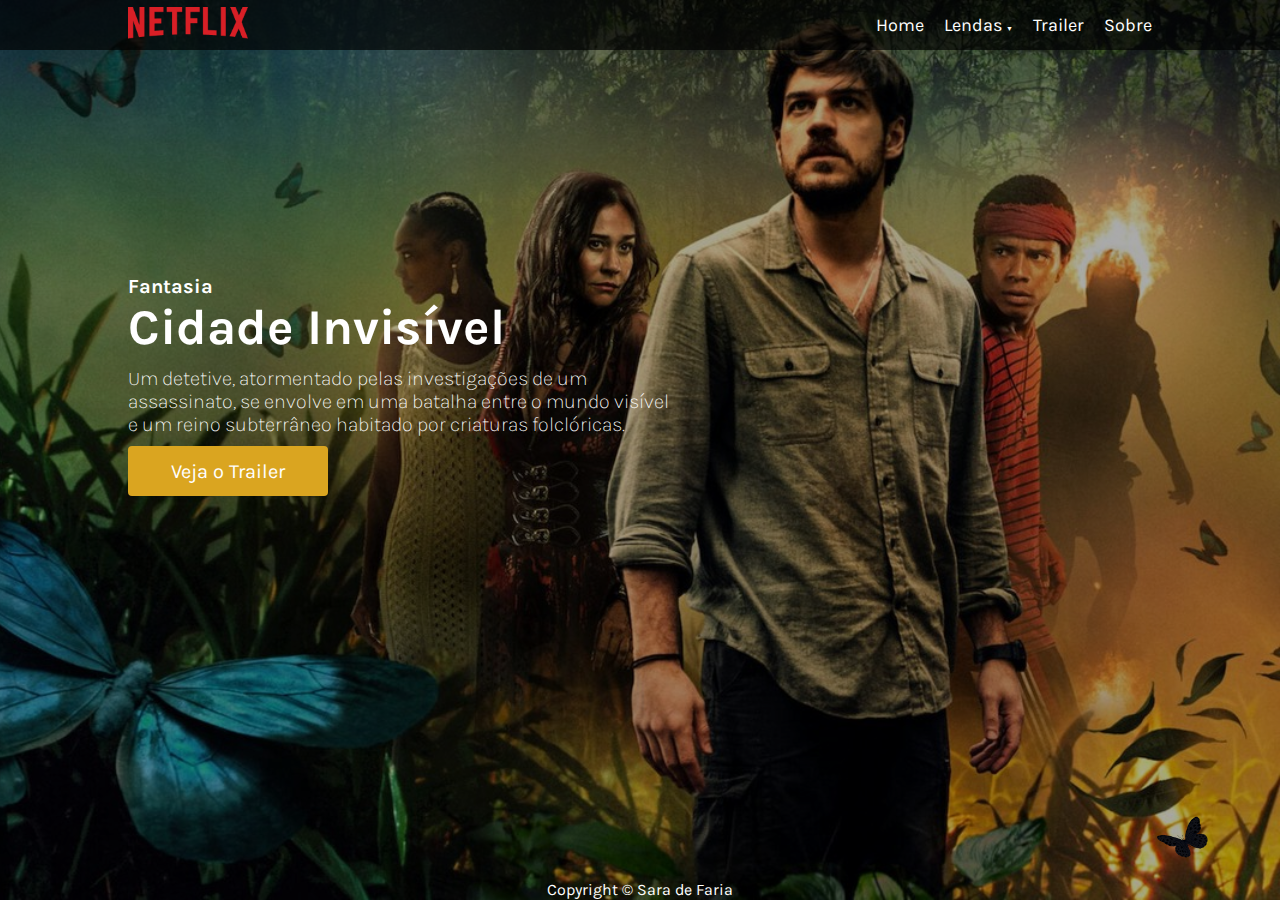
<file: index.html>
<!DOCTYPE html>
<html lang="en">
<head>
    <meta charset="UTF-8">
    <meta http-equiv="X-UA-Compatible" content="IE=edge">
    <meta name="viewport" content="width=device-width, initial-scale=1.0">
    
    <link rel="stylesheet" href="style.css">
    <link rel="stylesheet" href="menu.css">

    <title>Cidade Invisível</title>

    <link rel="preconnect" href="https://fonts.gstatic.com">
    <link href="https://fonts.googleapis.com/css2?family=Karla:wght@300;400;700&display=swap" rel="stylesheet">

</head>
<body>
    <header>
        <a href="#" class= "logo">
            <img src="img/logo.png" alt="Logo Netflix">
        </a>

        <nav class= "links">
            <ul class="menu">
                <li><a href="index.html">Home</a></li>
                
                <li>
                    <a href="#">Lendas <span>&#9660;</span> </a>
                    <ul class="submenu">
                        <li><a href="boto.html">Boto</a></li>
                        <li><a href="corpo-seco.html">Corpo Seco</a></li>
                        <li><a href="cuca.html">Cuca</a></li>
                        <li><a href="curupira_.html">Curupira</a></li>
                        <li><a href="iara.html">Iara</a></li>
                        <li><a href="saci.html">Saci Pererê</a></li>
                        <li><a href="tutu.html">Tutu</a></li>
                    </ul>
                </li>
                <li><a href="https://www.youtube.com/watch?v=GodwQKNXIYk">Trailer</a></li>
                <li><a href="sobre.html">Sobre</a></li>
            </ul>
        </nav>


    </header>
    
    <main>
        <h2>Fantasia</h2>
        <h1>Cidade Invisível</h1>
        <p>Um detetive, atormentado pelas investigações de um assassinato, se envolve em uma batalha entre o mundo visível e um reino subterrâneo habitado por criaturas folclóricas.</p>
        <a href="https://www.youtube.com/watch?v=GodwQKNXIYk">Veja o Trailer</a>
    </main>
    
    <footer>
        <p>Copyright &copy; Sara de Faria</p>
    </footer>

    <img src="img/butterfly.gif" alt="Brboleta" class= "butterfly">

</body>
</html>
</file>
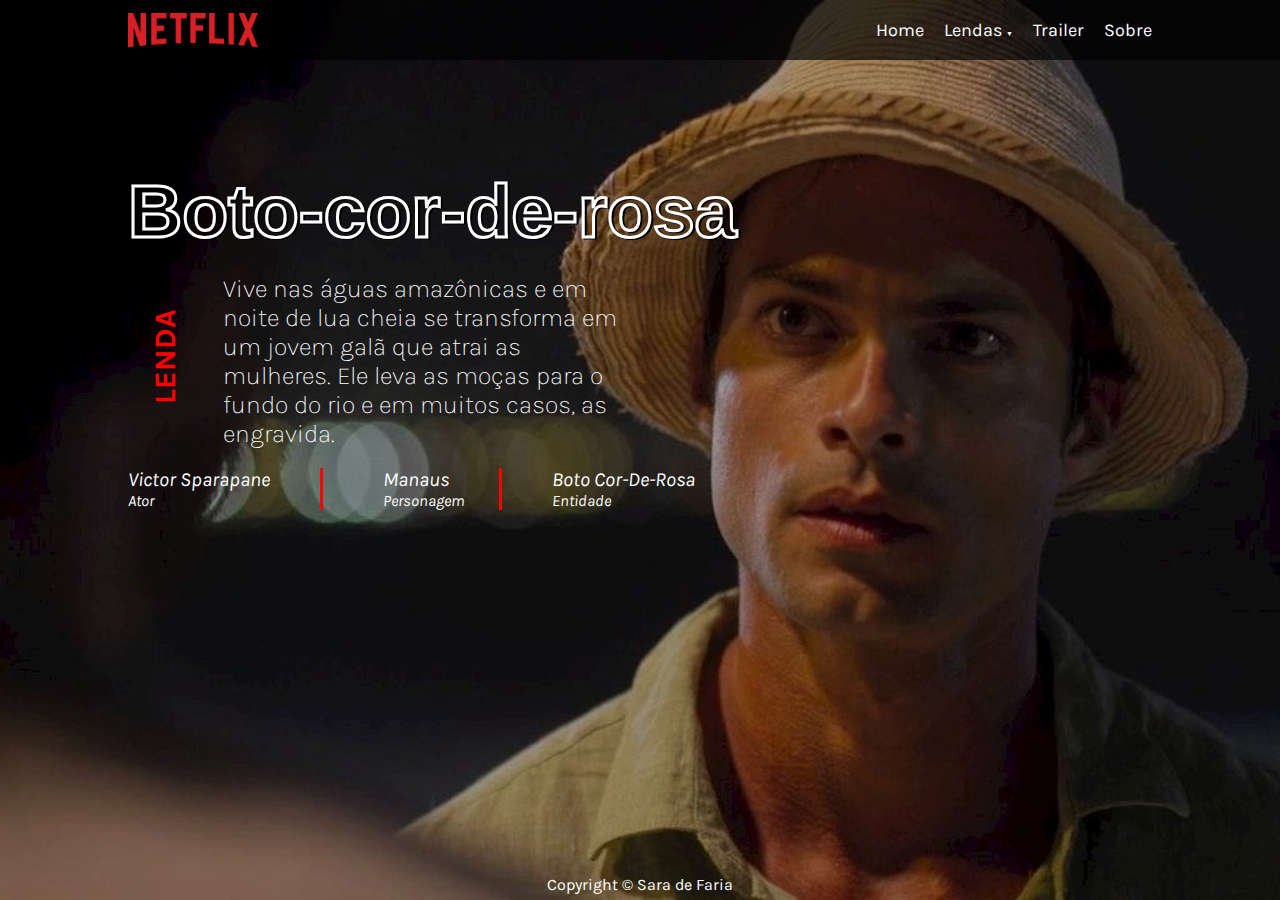
<file: boto.html>
<!DOCTYPE html>
<html lang="en">
<head>
    <meta charset="UTF-8">
    <meta http-equiv="X-UA-Compatible" content="IE=edge">
    <meta name="viewport" content="width=device-width, initial-scale=1.0">
    
    <link rel="stylesheet" href="boto.css">
    <link rel="stylesheet" href="menu.css">

    <title>Lendas - Boto cor de rosa</title>


    <link rel="preconnect" href="https://fonts.gstatic.com">
    <link href="https://fonts.googleapis.com/css2?family=Karla:ital,wght@1,200&display=swap" rel="stylesheet">

    <link rel="preconnect" href="https://fonts.gstatic.com">
    <link href="https://fonts.googleapis.com/css2?family=Karla:wght@200&display=swap" rel="stylesheet">
    
</head>
<body>

    <header>
        <a href="#" class= "logo">
            <img src="img/logo.png" alt="Logo Netflix">
        </a>

        <nav class= "links">
            <ul class="menu">
                <li><a href="index.html">Home</a></li>
                
                <li>
                    <a href="#">Lendas <span>&#9660;</span> </a>
                    <ul class="submenu">
                        <li><a href="boto.html">Boto</a></li>
                        <li><a href="corpo-seco.html">Corpo Seco</a></li>
                        <li><a href="cuca.html">Cuca</a></li>
                        <li><a href="curupira_.html">Curupira</a></li>
                        <li><a href="iara.html">Iara</a></li>
                        <li><a href="saci.html">Saci Pererê</a></li>
                        <li><a href="tutu.html">Tutu</a></li>
                    </ul>
                </li>
                <li><a href="#">Trailer</a></li>
                <li><a href="sobre.html">Sobre</a></li>
            </ul>
        </nav>
    </header>



    <main>
            <h1>Boto-cor-de-rosa</h1>

         <div class="linha">
            <h2 class="lenda">LENDA</h2>
            <p> Vive nas águas amazônicas e em noite de lua cheia se transforma em um jovem galã que atrai as mulheres. Ele leva as moças para o fundo do rio e em muitos casos, as engravida.</p>
        
         </div>   
           

            
        
       <nav class="informacao">
            <ul>
                <li class=ator>
                    <div class="nomeAtor">Victor Sparapane </div>
                    <div>Ator</div>
                </li>

                <li class=personagem>
                    <div class="nomePersonagem">Manaus</div>
                    <div>Personagem</div>
                </li>

                <li class=entidade>
                    <div class="nomeEntidade">Boto Cor-De-Rosa</div>
                    <div>Entidade</div>
                </li>
            </ul>
        </nav> 




    </main>

    <footer><p>Copyright &copy; Sara de Faria</p></footer>



    
</body>
</html>
</file>
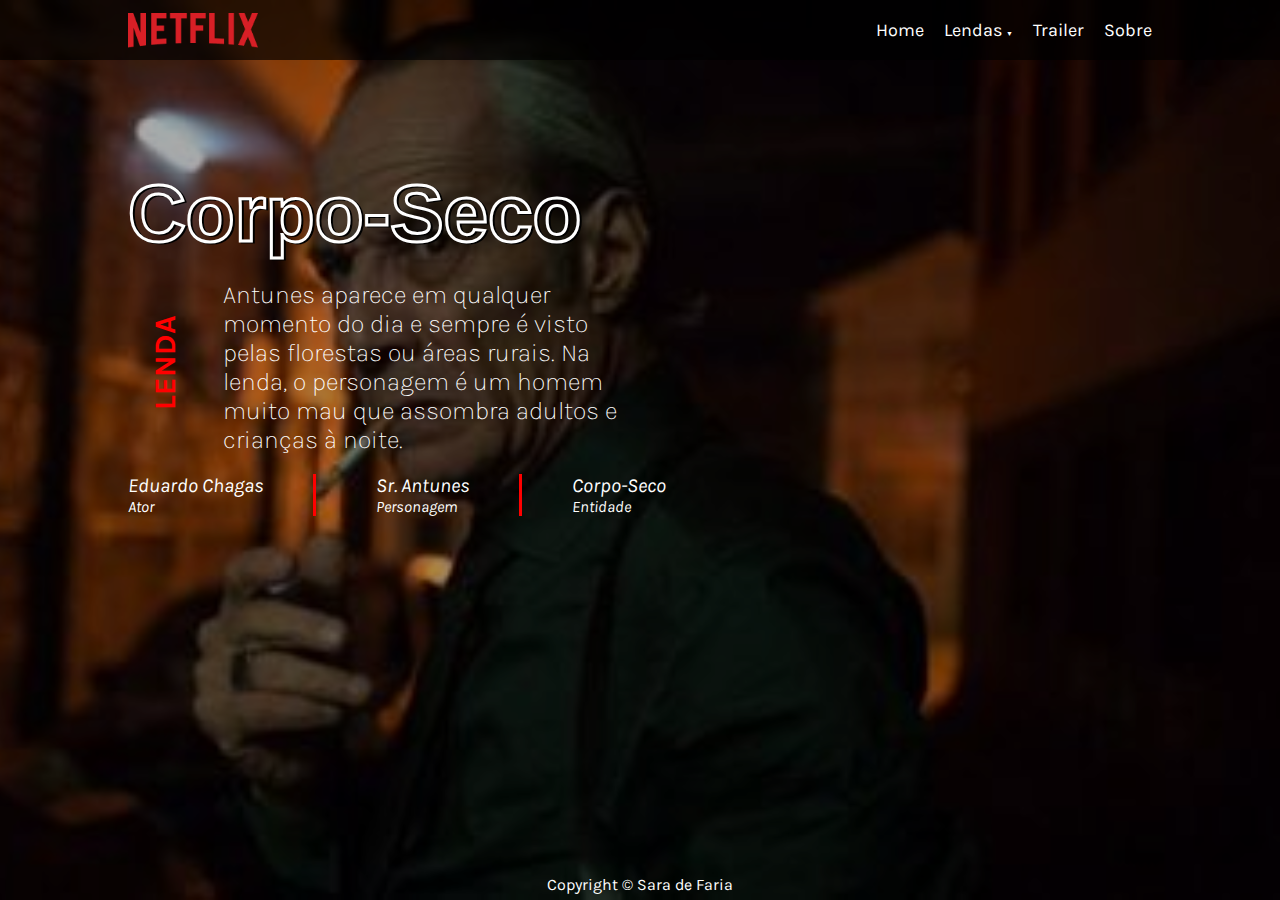
<file: corpo-seco.html>
<!DOCTYPE html>
<html lang="en">
<head>
    <meta charset="UTF-8">
    <meta http-equiv="X-UA-Compatible" content="IE=edge">
    <meta name="viewport" content="width=device-width, initial-scale=1.0">
    
    <link rel="stylesheet" href="corpo-seco.css">
    <link rel="stylesheet" href="menu.css">

    <title>Lendas - Corpo-Seco</title>


    <link rel="preconnect" href="https://fonts.gstatic.com">
    <link href="https://fonts.googleapis.com/css2?family=Karla:ital,wght@1,200&display=swap" rel="stylesheet">

    <link rel="preconnect" href="https://fonts.gstatic.com">
    <link href="https://fonts.googleapis.com/css2?family=Karla:wght@200&display=swap" rel="stylesheet">
    
</head>
<body>

    <header>
        <a href="#" class= "logo">
            <img src="img/logo.png" alt="Logo Netflix">
        </a>

        <nav class= "links">
            <ul class="menu">
                <li><a href="index.html">Home</a></li>
                
                <li>
                    <a href="#">Lendas <span>&#9660;</span> </a>
                    <ul class="submenu">
                        <li><a href="boto.html">Boto</a></li>
                        <li><a href="corpo-seco.html">Corpo Seco</a></li>
                        <li><a href="cuca.html">Cuca</a></li>
                        <li><a href="curupira_.html">Curupira</a></li>
                        <li><a href="iara.html">Iara</a></li>
                        <li><a href="saci.html">Saci Pererê</a></li>
                        <li><a href="tutu.html">Tutu</a></li>
                    </ul>
                </li>
                <li><a href="#">Trailer</a></li>
                <li><a href="#">Sobre</a></li>
            </ul>
        </nav>
    </header>



    <main>
            <h1>Corpo-Seco</h1>

         <div class="linha">
            <h2 class="lenda">LENDA</h2>
            <p>Antunes aparece em qualquer momento do dia e sempre é visto pelas florestas ou áreas rurais. Na lenda, o personagem é um homem muito mau que assombra adultos e crianças à noite.
            </p>
        
         </div>   
           

            
        
       <nav class="informacao">
            <ul>
                <li class=ator>
                    <div class="nomeAtor">Eduardo Chagas </div>
                    <div>Ator</div>
                </li>

                <li class=personagem>
                    <div class="nomePersonagem">Sr. Antunes</div>
                    <div>Personagem</div>
                </li>

                <li class=entidade>
                    <div class="nomeEntidade">Corpo-Seco</div>
                    <div>Entidade</div>
                </li>
            </ul>
        </nav> 




    </main>

    <footer><p>Copyright &copy; Sara de Faria</p></footer>



    
</body>
</html>
</file>
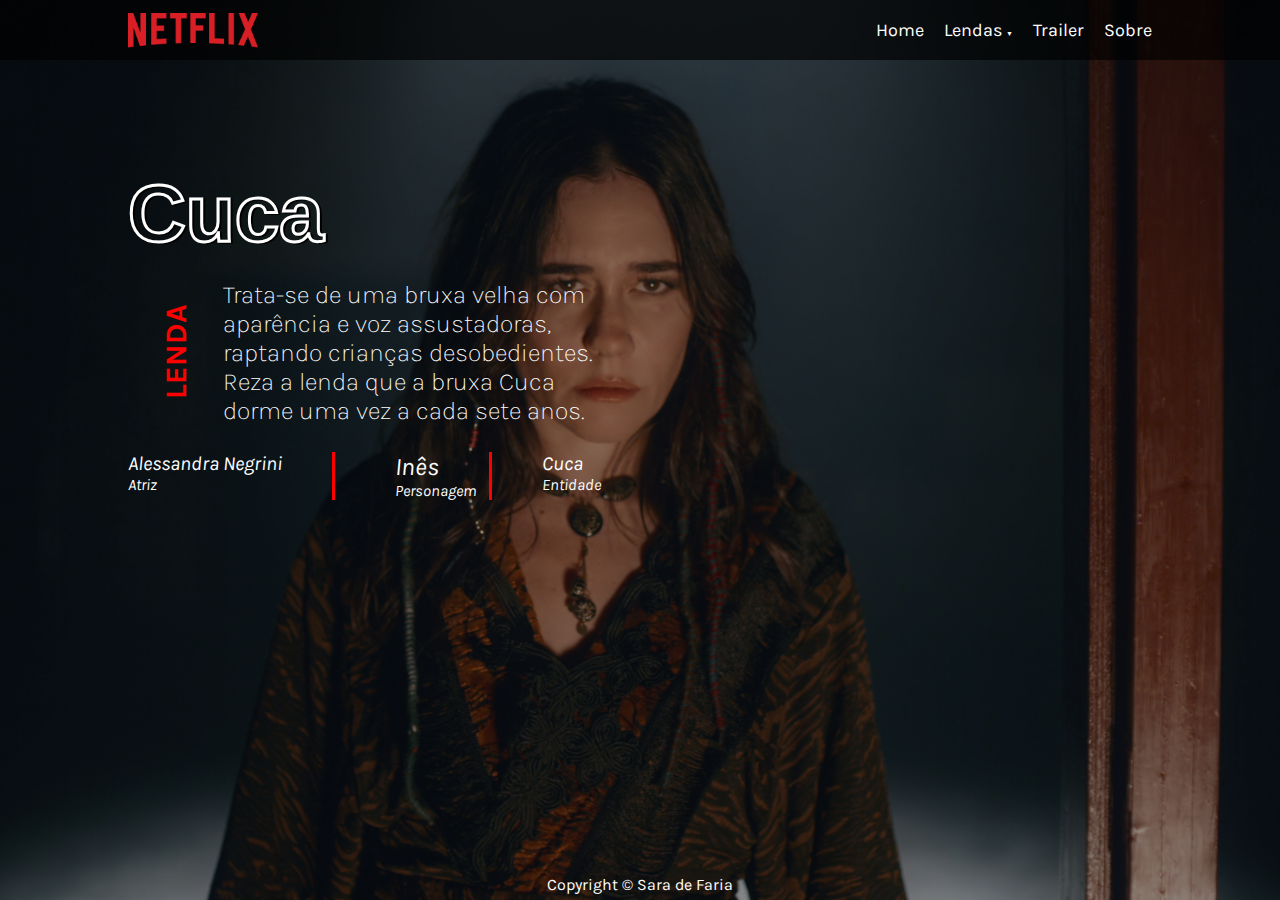
<file: cuca.html>
<!DOCTYPE html>
<html lang="en">
<head>
    <meta charset="UTF-8">
    <meta http-equiv="X-UA-Compatible" content="IE=edge">
    <meta name="viewport" content="width=device-width, initial-scale=1.0">
    
    <link rel="stylesheet" href="cuca.css">
    <link rel="stylesheet" href="menu.css">

    <title>Lendas - Cuca</title>


    <link rel="preconnect" href="https://fonts.gstatic.com">
    <link href="https://fonts.googleapis.com/css2?family=Karla:ital,wght@1,200&display=swap" rel="stylesheet">

    <link rel="preconnect" href="https://fonts.gstatic.com">
    <link href="https://fonts.googleapis.com/css2?family=Karla:wght@200&display=swap" rel="stylesheet">
    
</head>
<body>

    <header>
        <a href="#" class= "logo">
            <img src="img/logo.png" alt="Logo Netflix">
        </a>

        <nav class= "links">
            <ul class="menu">
                <li><a href="index.html">Home</a></li>
                
                <li>
                    <a href="#">Lendas <span>&#9660;</span> </a>
                    <ul class="submenu">
                        <li><a href="boto.html">Boto</a></li>
                        <li><a href="corpo-seco.html">Corpo Seco</a></li>
                        <li><a href="cuca.html">Cuca</a></li>
                        <li><a href="curupira_.html">Curupira</a></li>
                        <li><a href="iara.html">Iara</a></li>
                        <li><a href="saci.html">Saci Pererê</a></li>
                        <li><a href="tutu.html">Tutu</a></li>
                    </ul>
                </li>
                <li><a href="#">Trailer</a></li>
                <li><a href="sobre.html">Sobre</a></li>
            </ul>
        </nav>
    </header>



    <main>
            <h1>Cuca</h1>

         <div class="linha">
            <h2 class="lenda">LENDA</h2>
            <p> Trata-se de uma bruxa velha com aparência e voz assustadoras, raptando crianças desobedientes. Reza a lenda que a bruxa Cuca dorme uma vez a cada sete anos.</p>
        
         </div>   
           

            
        
       <nav class="informacao">
            <ul>
                <li class=ator>
                    <div class="nomeAtor">Alessandra Negrini  </div>
                    <div>Atriz</div>
                </li>

                <li class=personagem>
                    <div class="nomePersonagem">Inês</div>
                    <div>Personagem</div>
                </li>

                <li class=entidade>
                    <div class="nomeEntidade">Cuca </div>
                    <div>Entidade</div>
                </li>
            </ul>
        </nav> 




    </main>

    <footer><p>Copyright &copy; Sara de Faria</p></footer>



    
</body>
</html>
</file>
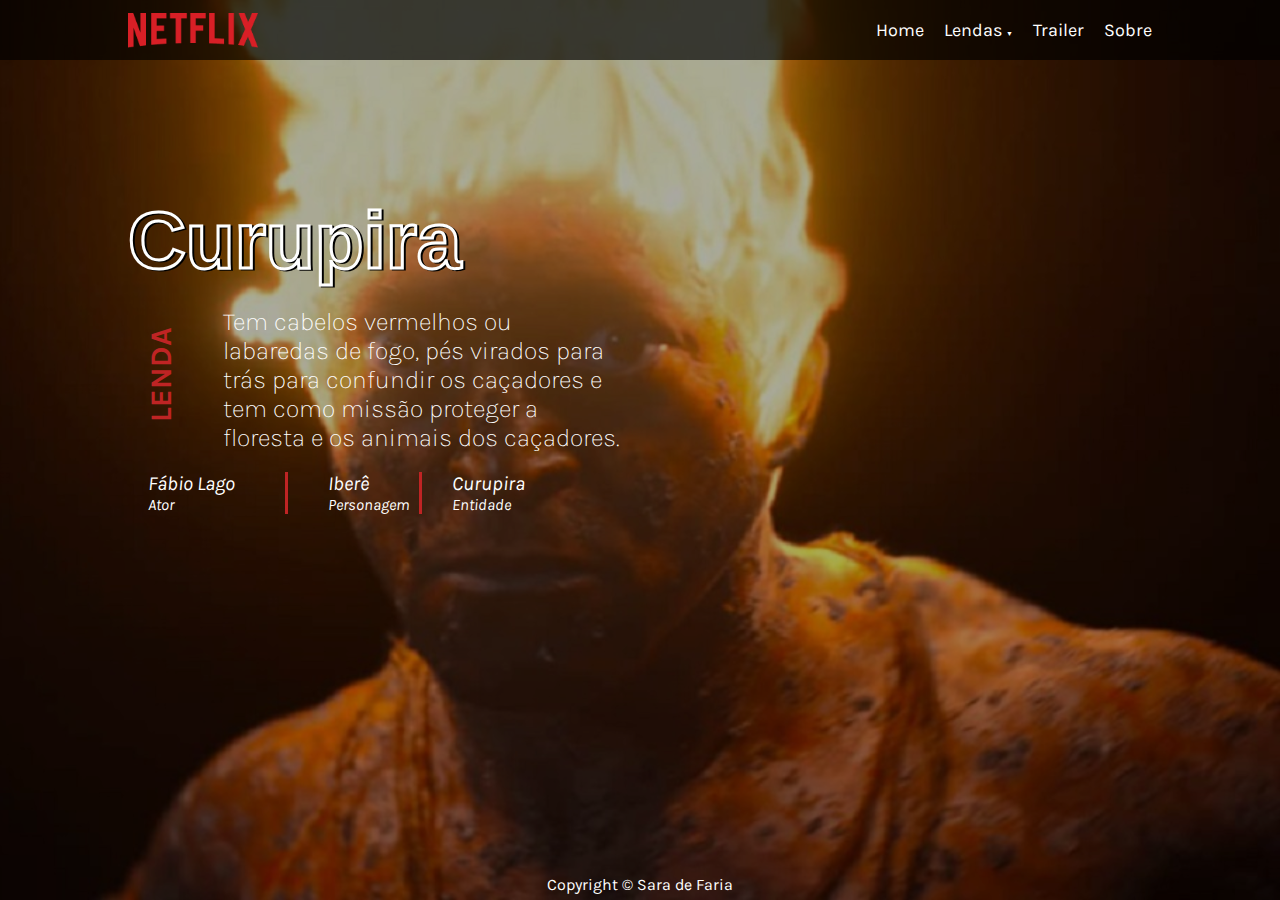
<file: curupira.html>
<!DOCTYPE html>
<html lang="en">
<head>
    <meta charset="UTF-8">
    <meta http-equiv="X-UA-Compatible" content="IE=edge">
    <meta name="viewport" content="width=device-width, initial-scale=1.0">
    
    <link rel="stylesheet" href="curupira.css">
    <link rel="stylesheet" href="menu.css">

    <title>Lendas - Curupira</title>


    <link rel="preconnect" href="https://fonts.gstatic.com">
    <link href="https://fonts.googleapis.com/css2?family=Karla:ital,wght@1,200&display=swap" rel="stylesheet">

    <link rel="preconnect" href="https://fonts.gstatic.com">
    <link href="https://fonts.googleapis.com/css2?family=Karla:wght@200&display=swap" rel="stylesheet">
    
</head>
<body>

    <header>
        <a href="#" class= "logo">
            <img src="img/logo.png" alt="Logo Netflix">
        </a>

        <nav class= "links">
            <ul class="menu">
                <li><a href="index.html">Home</a></li>
                
                <li>
                    <a href="#">Lendas <span>&#9660;</span> </a>
                    <ul class="submenu">
                        <li><a href="boto.html">Boto</a></li>
                        <li><a href="corpo-seco.html">Corpo Seco</a></li>
                        <li><a href="cuca.html">Cuca</a></li>
                        <li><a href="curupira.html">Curupira</a></li>
                        <li><a href="iara.html">Iara</a></li>
                        <li><a href="saci.html">Saci Pererê</a></li>
                        <li><a href="tutu.html">Tutu</a></li>
                    </ul>
                </li>
                <li><a href="#">Trailer</a></li>
                <li><a href="#">Sobre</a></li>
            </ul>
        </nav>
    </header>



    <main>
            <h1>Curupira</h1>

         <div class="linha">
            <h2 class="lenda">LENDA</h2>
            <p>Tem cabelos vermelhos ou labaredas de fogo, pés virados para trás para confundir os caçadores e tem como missão proteger a floresta e os animais dos caçadores.</p>
        
         </div>   
           

            
        
       <nav class="nomes">
            <ul>
                <li class=ator>
                    <div class="nomeAtor">Fábio Lago</div>
                    <div>Ator</div>
                </li>

                <li class=personagem>
                    <div class="nomePersonagem">Iberê</div>
                    <div>Personagem</div>
                </li>

                <li class=entidade>
                    <div class="nomeEntidade">Curupira</div>
                    <div>Entidade</div>
                </li>
            </ul>
        </nav> 




    </main>

    <footer><p>Copyright &copy; Sara de Faria</p></footer>



    
</body>
</html>
</file>
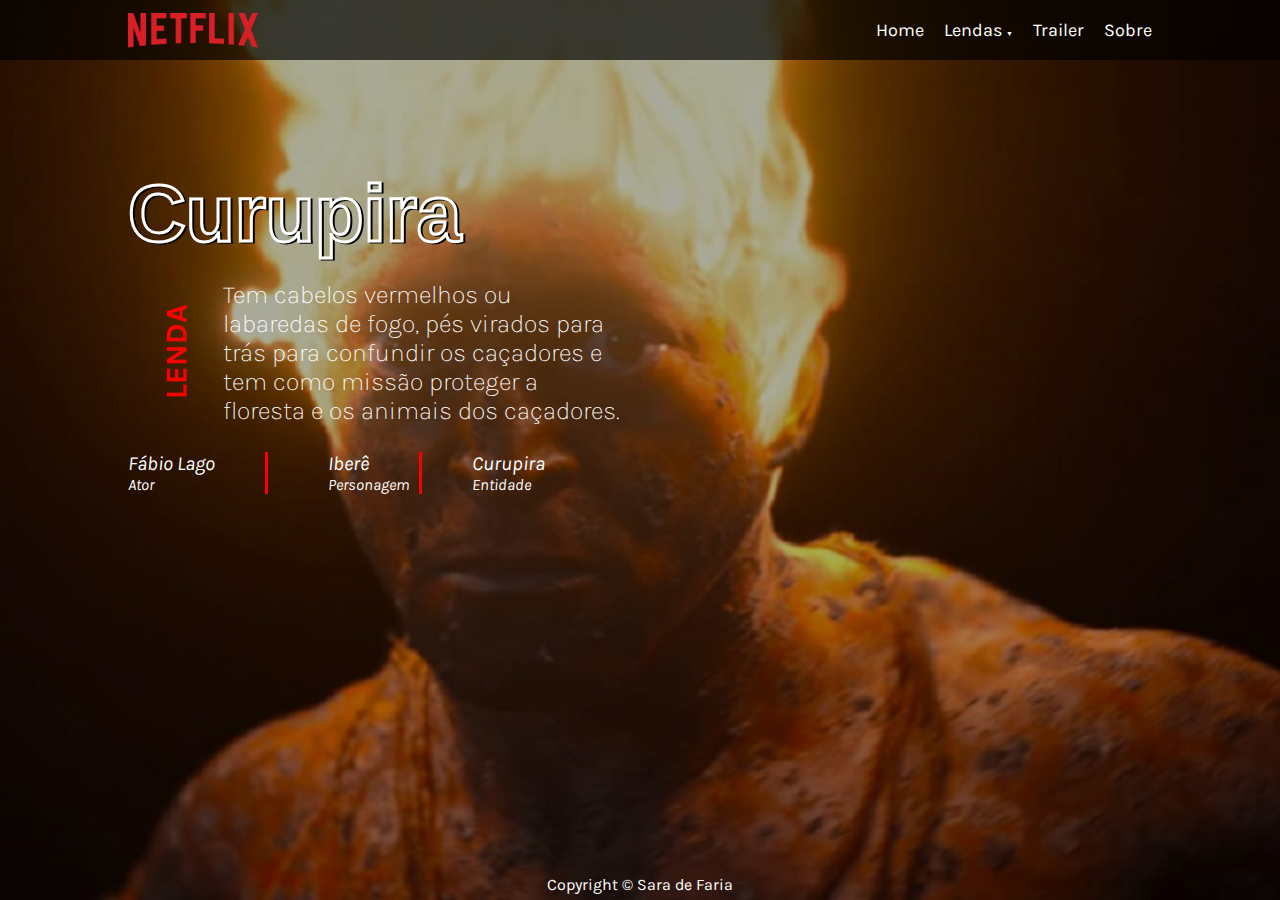
<file: curupira_.html>
<!DOCTYPE html>
<html lang="en">
<head>
    <meta charset="UTF-8">
    <meta http-equiv="X-UA-Compatible" content="IE=edge">
    <meta name="viewport" content="width=device-width, initial-scale=1.0">
    
    <link rel="stylesheet" href="curupira_.css">
    <link rel="stylesheet" href="menu.css">

    <title>Lendas - Curupira</title>


    <link rel="preconnect" href="https://fonts.gstatic.com">
    <link href="https://fonts.googleapis.com/css2?family=Karla:ital,wght@1,200&display=swap" rel="stylesheet">

    <link rel="preconnect" href="https://fonts.gstatic.com">
    <link href="https://fonts.googleapis.com/css2?family=Karla:wght@200&display=swap" rel="stylesheet">
    
</head>
<body>

    <header>
        <a href="#" class= "logo">
            <img src="img/logo.png" alt="Logo Netflix">
        </a>

        <nav class= "links">
            <ul class="menu">
                <li><a href="index.html">Home</a></li>
                
                <li>
                    <a href="#">Lendas <span>&#9660;</span> </a>
                    <ul class="submenu">
                        <li><a href="boto.html">Boto</a></li>
                        <li><a href="corpo-seco.html">Corpo Seco</a></li>
                        <li><a href="cuca.html">Cuca</a></li>
                        <li><a href="curupira_.html">Curupira</a></li>
                        <li><a href="iara.html">Iara</a></li>
                        <li><a href="saci.html">Saci Pererê</a></li>
                        <li><a href="tutu.html">Tutu</a></li>
                    </ul>
                </li>
                <li><a href="#">Trailer</a></li>
                <li><a href="sobre.html">Sobre</a></li>
            </ul>
        </nav>
    </header>



    <main>
            <h1>Curupira</h1>

         <div class="linha">
            <h2 class="lenda">LENDA</h2>
            <p> Tem cabelos vermelhos ou labaredas de fogo, pés virados para trás para confundir os caçadores e tem como missão proteger a floresta e os animais dos caçadores.</p>
        
         </div>   
           

            
        
       <nav class="informacao">
            <ul>
                <li class=ator>
                    <div class="nomeAtor"> Fábio Lago  </div>
                    <div>Ator</div>
                </li>

                <li class=personagem>
                    <div class="nomePersonagem">Iberê</div>
                    <div>Personagem</div>
                </li>

                <li class=entidade>
                    <div class="nomeEntidade">Curupira </div>
                    <div>Entidade</div>
                </li>
            </ul>
        </nav> 




    </main>

    <footer><p>Copyright &copy; Sara de Faria</p></footer>



    
</body>
</html>
</file>
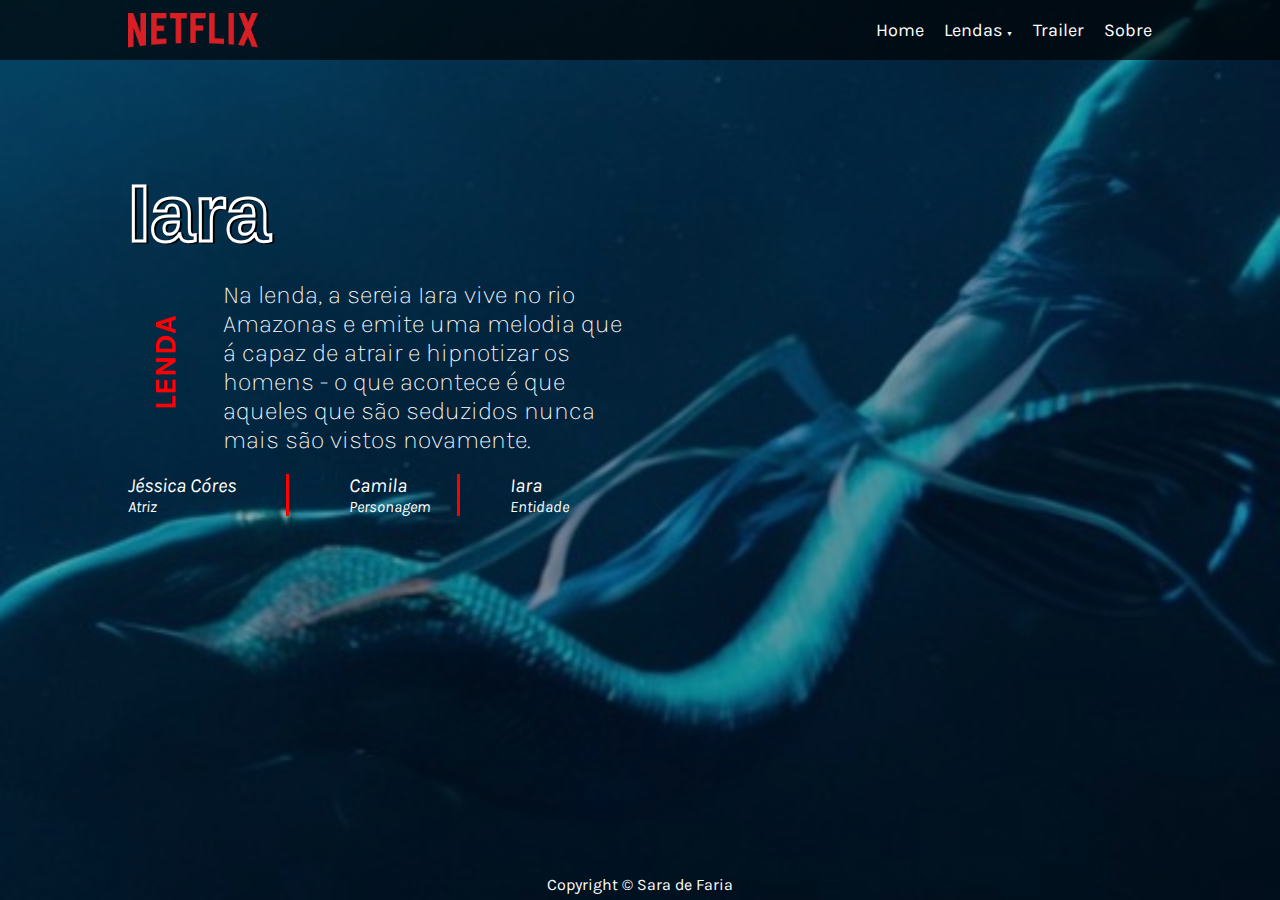
<file: iara.html>
<!DOCTYPE html>
<html lang="en">
<head>
    <meta charset="UTF-8">
    <meta http-equiv="X-UA-Compatible" content="IE=edge">
    <meta name="viewport" content="width=device-width, initial-scale=1.0">
    
    <link rel="stylesheet" href="iara.css">
    <link rel="stylesheet" href="menu.css">

    <title>Lendas - Iara</title>


    <link rel="preconnect" href="https://fonts.gstatic.com">
    <link href="https://fonts.googleapis.com/css2?family=Karla:ital,wght@1,200&display=swap" rel="stylesheet">

    <link rel="preconnect" href="https://fonts.gstatic.com">
    <link href="https://fonts.googleapis.com/css2?family=Karla:wght@200&display=swap" rel="stylesheet">
    
</head>
<body>

    <header>
        <a href="#" class= "logo">
            <img src="img/logo.png" alt="Logo Netflix">
        </a>

        <nav class= "links">
            <ul class="menu">
                <li><a href="index.html">Home</a></li>
                
                <li>
                    <a href="#">Lendas <span>&#9660;</span> </a>
                    <ul class="submenu">
                        <li><a href="boto.html">Boto</a></li>
                        <li><a href="corpo-seco.html">Corpo Seco</a></li>
                        <li><a href="cuca.html">Cuca</a></li>
                        <li><a href="curupira_.html">Curupira</a></li>
                        <li><a href="iara.html">Iara</a></li>
                        <li><a href="saci.html">Saci Pererê</a></li>
                        <li><a href="tutu.html">Tutu</a></li>
                    </ul>
                </li>
                <li><a href="#">Trailer</a></li>
                <li><a href="sobre.html">Sobre</a></li>
            </ul>
        </nav>
    </header>



    <main>
            <h1>Iara</h1>

         <div class="linha">
            <h2 class="lenda">LENDA</h2>
            <p> Na lenda, a sereia Iara vive no rio Amazonas e emite uma melodia que á capaz de atrair e hipnotizar os homens - o que acontece é que aqueles que são seduzidos nunca mais são vistos novamente.</p>
        
         </div>   
           

            
        
       <nav class="informacao">
            <ul>
                <li class=ator>
                    <div class="nomeAtor"> Jéssica Córes  </div>
                    <div>Atriz</div>
                </li>

                <li class=personagem>
                    <div class="nomePersonagem">Camila</div>
                    <div>Personagem</div>
                </li>

                <li class=entidade>
                    <div class="nomeEntidade"> Iara</div>
                    <div>Entidade</div>
                </li>
            </ul>
        </nav> 




    </main>

    <footer><p>Copyright &copy; Sara de Faria</p></footer>



    
</body>
</html>
</file>
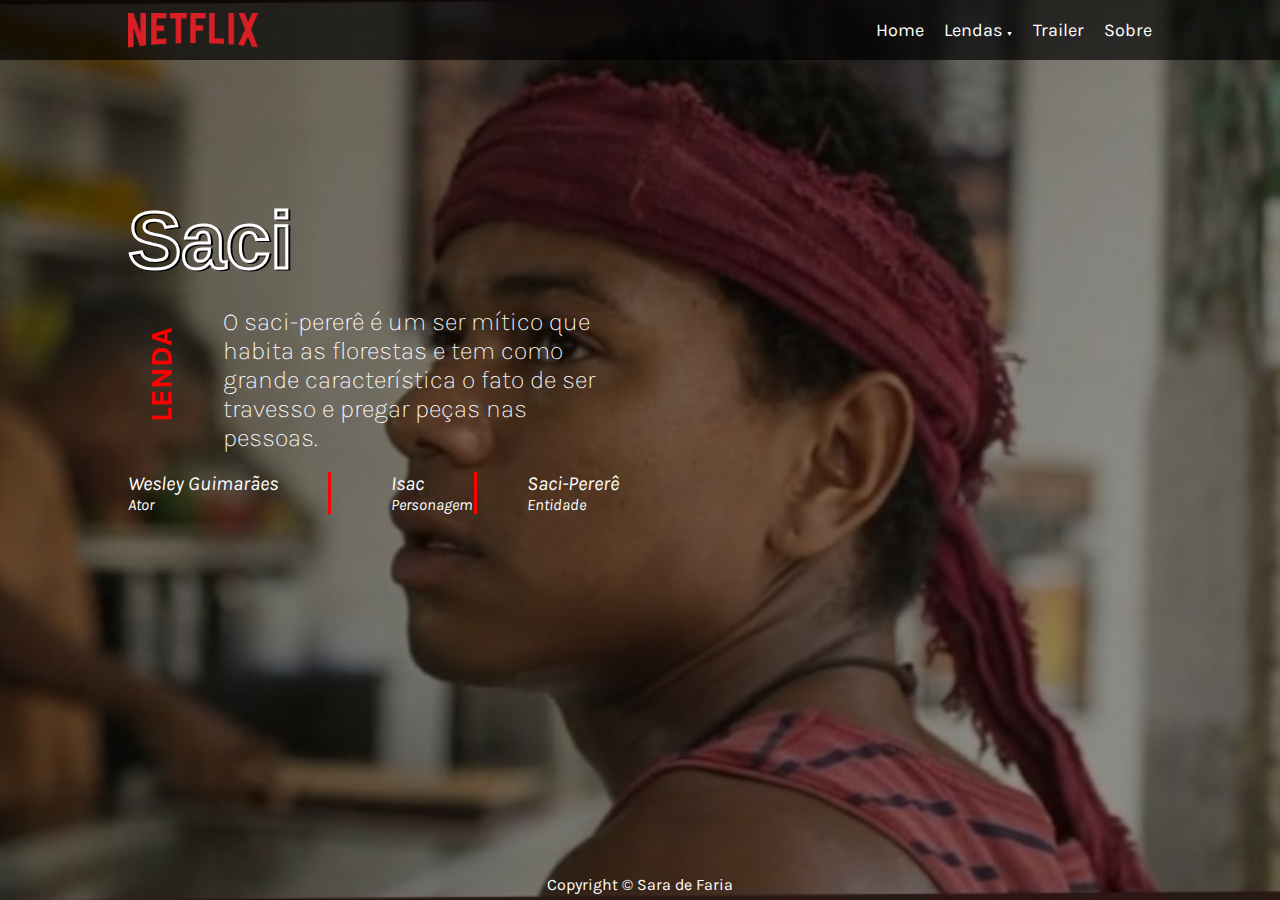
<file: saci.html>
<!DOCTYPE html>
<html lang="en">
<head>
    <meta charset="UTF-8">
    <meta http-equiv="X-UA-Compatible" content="IE=edge">
    <meta name="viewport" content="width=device-width, initial-scale=1.0">
    
    <link rel="stylesheet" href="saci.css">
    <link rel="stylesheet" href="menu.css">

    <title>Lendas - Saci Pererê</title>


    <link rel="preconnect" href="https://fonts.gstatic.com">
    <link href="https://fonts.googleapis.com/css2?family=Karla:ital,wght@1,200&display=swap" rel="stylesheet">

    <link rel="preconnect" href="https://fonts.gstatic.com">
    <link href="https://fonts.googleapis.com/css2?family=Karla:wght@200&display=swap" rel="stylesheet">
    
</head>
<body>

    <header>
        <a href="#" class= "logo">
            <img src="img/logo.png" alt="Logo Netflix">
        </a>

        <nav class= "links">
            <ul class="menu">
                <li><a href="index.html">Home</a></li>
                
                <li>
                    <a href="#">Lendas <span>&#9660;</span> </a>
                    <ul class="submenu">
                        <li><a href="boto.html">Boto</a></li>
                        <li><a href="corpo-seco.html">Corpo Seco</a></li>
                        <li><a href="cuca.html">Cuca</a></li>
                        <li><a href="curupira_.html">Curupira</a></li>
                        <li><a href="iara.html">Iara</a></li>
                        <li><a href="saci.html">Saci Pererê</a></li>
                        <li><a href="tutu.html">Tutu</a></li>
                    </ul>
                </li>
                <li><a href="#">Trailer</a></li>
                <li><a href="sobre.html">Sobre</a></li>
            </ul>
        </nav>
    </header>



    <main>
            <h1>Saci</h1>

         <div class="linha">
            <h2 class="lenda">LENDA</h2>
            <p>O saci-pererê é um ser mítico que habita as florestas e tem como grande característica o fato de ser travesso e pregar peças nas pessoas. </p>
        
         </div>   
           

            
        
       <nav class="informacao">
            <ul>
                <li class=ator>
                    <div class="nomeAtor">Wesley Guimarães</div>
                    <div>Ator</div>
                </li>

                <li class=personagem>
                    <div class="nomePersonagem">Isac</div>
                    <div>Personagem</div>
                </li>

                <li class=entidade>
                    <div class="nomeEntidade">Saci-Pererê</div>
                    <div>Entidade</div>
                </li>
            </ul>
        </nav> 




    </main>

    <footer><p>Copyright &copy; Sara de Faria</p></footer>



    
</body>
</html>
</file>
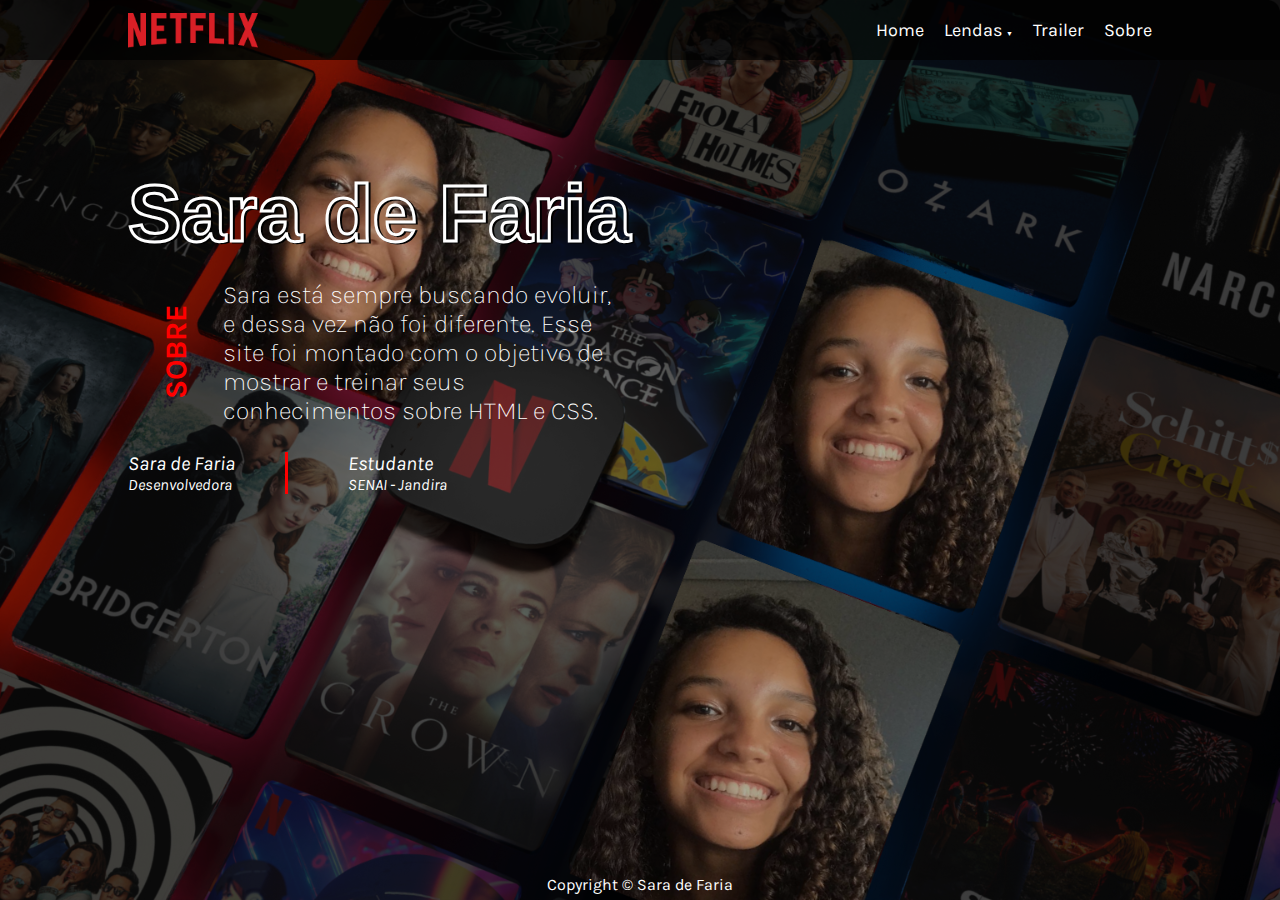
<file: sobre.html>
<!DOCTYPE html>
<html lang="en">
<head>
    <meta charset="UTF-8">
    <meta http-equiv="X-UA-Compatible" content="IE=edge">
    <meta name="viewport" content="width=device-width, initial-scale=1.0">
    
    <link rel="stylesheet" href="sobre.css">
    <link rel="stylesheet" href="menu.css">

    <title>Sobre - Sara de Faria</title>


    <link rel="preconnect" href="https://fonts.gstatic.com">
    <link href="https://fonts.googleapis.com/css2?family=Karla:ital,wght@1,200&display=swap" rel="stylesheet">

    <link rel="preconnect" href="https://fonts.gstatic.com">
    <link href="https://fonts.googleapis.com/css2?family=Karla:wght@200&display=swap" rel="stylesheet">
    
</head>
<body>

    <header>
        <a href="#" class= "logo">
            <img src="img/logo.png" alt="Logo Netflix">
        </a>

        <nav class= "links">
            <ul class="menu">
                <li><a href="index.html">Home</a></li>
                
                <li>
                    <a href="#">Lendas <span>&#9660;</span> </a>
                    <ul class="submenu">
                        <li><a href="boto.html">Boto</a></li>
                        <li><a href="corpo-seco.html">Corpo Seco</a></li>
                        <li><a href="cuca.html">Cuca</a></li>
                        <li><a href="curupira_.html">Curupira</a></li>
                        <li><a href="iara.html">Iara</a></li>
                        <li><a href="saci.html">Saci Pererê</a></li>
                        <li><a href="tutu.html">Tutu</a></li>
                    </ul>
                </li>
                <li><a href="#">Trailer</a></li>
                <li><a href="sobre.html">Sobre</a></li>
            </ul>
        </nav>
    </header>



    <main>
            <h1>Sara de Faria</h1>

         <div class="linha">
            <h2 class="sobre">SOBRE</h2>
            <p>Sara está sempre buscando evoluir, e dessa vez não foi diferente. Esse site foi montado com o objetivo de mostrar e treinar seus conhecimentos sobre HTML e CSS. </p>
        
         </div>   
           

            
        
       <nav class="informacao">
            <ul>
                <li class=desenvolvedor>
                    <div class="sobreDesenvolvedor"> Sara de Faria </div>
                    <div>Desenvolvedora</div>
                </li>

                <li class=estudante>
                    <div class="sobreEstudante">Estudante</div>
                    <div>SENAI - Jandira</div>
                </li>

                
            </ul>
        </nav> 




    </main>

    <footer><p>Copyright &copy; Sara de Faria</p></footer>



    
</body>
</html>
</file>
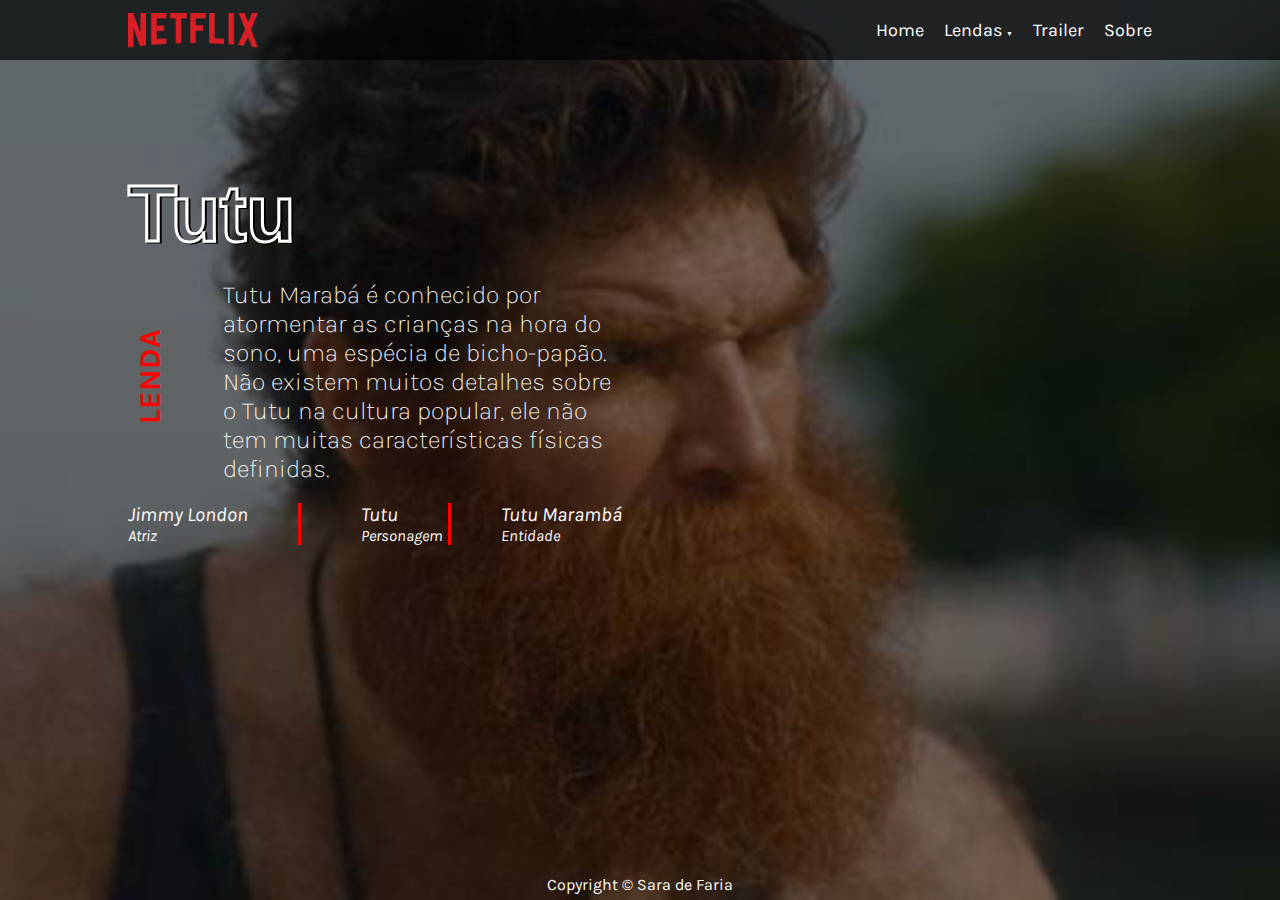
<file: tutu.html>
<!DOCTYPE html>
<html lang="en">
<head>
    <meta charset="UTF-8">
    <meta http-equiv="X-UA-Compatible" content="IE=edge">
    <meta name="viewport" content="width=device-width, initial-scale=1.0">
    
    <link rel="stylesheet" href="tutu.css">
    <link rel="stylesheet" href="menu.css">

    <title>Lendas - Tutu</title>


    <link rel="preconnect" href="https://fonts.gstatic.com">
    <link href="https://fonts.googleapis.com/css2?family=Karla:ital,wght@1,200&display=swap" rel="stylesheet">

    <link rel="preconnect" href="https://fonts.gstatic.com">
    <link href="https://fonts.googleapis.com/css2?family=Karla:wght@200&display=swap" rel="stylesheet">
    
</head>
<body>

    <header>
        <a href="#" class= "logo">
            <img src="img/logo.png" alt="Logo Netflix">
        </a>

        <nav class= "links">
            <ul class="menu">
                <li><a href="index.html">Home</a></li>
                
                <li>
                    <a href="#">Lendas <span>&#9660;</span> </a>
                    <ul class="submenu">
                        <li><a href="boto.html">Boto</a></li>
                        <li><a href="corpo-seco.html">Corpo Seco</a></li>
                        <li><a href="cuca.html">Cuca</a></li>
                        <li><a href="curupira_.html">Curupira</a></li>
                        <li><a href="iara.html">Iara</a></li>
                        <li><a href="saci.html">Saci Pererê</a></li>
                        <li><a href="tutu.html">Tutu</a></li>
                    </ul>
                </li>
                <li><a href="#">Trailer</a></li>
                <li><a href="sobre.html">Sobre</a></li>
            </ul>
        </nav>
    </header>



    <main>
            <h1>Tutu</h1>

         <div class="linha">
            <h2 class="lenda">LENDA</h2>
            <p> Tutu Marabá é conhecido por atormentar as crianças na hora do sono, uma espécia de bicho-papão. Não existem muitos detalhes sobre o Tutu na cultura popular, ele não tem muitas características físicas definidas. </p>
            
            
         </div>   
           

            
        
       <nav class="informacao">
            <ul>
                <li class=ator>
                    <div class="nomeAtor">  Jimmy London  </div>
                    <div>Atriz</div>
                </li>

                <li class=personagem>
                    <div class="nomePersonagem">Tutu</div>
                    <div>Personagem</div>
                </li>

                <li class=entidade>
                    <div class="nomeEntidade"> Tutu Marambá</div>
                    <div>Entidade</div>
                </li>
            </ul>
        </nav> 




    </main>

    <footer><p>Copyright &copy; Sara de Faria</p></footer>



    
</body>
</html>
</file>
<file: style.css>
*{
    margin: 0;
    padding: 0;
    box-sizing: border-box;
    list-style-type: none;
}

body{
    width: 100vw;
    height: 100vh;
    background-image: url("img/fundo.png");
    background-color: #00000055;
    background-blend-mode: darken;
    background-size: cover;
    background-position: right top;
    display: flex;
    flex-direction: column;
    font-family: 'Karla', sans-serif;
    color: white;
}

header{
    background-color: #000000AA;
    height: 50px;
    display: flex;
    justify-content: space-between;
    align-items: center;
    padding: 0 10vw;
    /*padding-left: 100px; */
    /*padding-right: 100px;*/
}

.logo img{
    width: 120px;
}

.links > ul{
    display: flex;
    gap: 20px;
}

.links a{
    color: white;
    text-decoration: none;
    font-size: 18px;
    user-select: none;
    transition: all 1s;
}

.links a:hover{
    color: red;
}


main{
    /*background-color: tomato;*/
    flex-grow: 1;
    padding: 25vh 10vw;
    max-width: 800px
}

main h2{
    font-size: 20px;
}

main h1{
    font-size: 50px;
}

main p{
    font-size: 20px;
    font-weight: 200;
    margin-top: 10px;
}

main a{
    display: flex;
    justify-content: center;
    align-items: center;
    text-decoration: none;
    color: white;
    font-size: 20px;
    width: 200px;
    height: 50px;
    background-color: goldenrod;
    margin-top: 10px;
    border-radius: 4px;
  
    
}

main a:hover{
    border: solid 1px goldenrod;
    background-color: black;
    transition: all 0.5s;
}

footer{
    /*background-color: turquoise;*/
    text-align: center;
    height: 20px;
}

.butterfly{
    position: absolute;
    width: 60px;
    top: 90vh;
    left: 90vw;
    filter: brightness(10%);
    animation: voar 20s linear infinite;
}

@keyframes voar{
    0%{
        transform: translate(0, 0);
    }
    100%{
        transform: translate(-90vw, -90vh);
    }
}
</file>
<file: menu.css>
.menu{
    display: flex;
}

.menu li:hover > .submenu{
    display: block;
}

.menu a span{
    font-size: 7px;
}

.submenu{
    /* margin-top: 9px;   */
    font-size: 18px;
    position: absolute;
    display: none;
}

.submenu a{

    width: 200px;
    height: 40px;
    display: flex;
    justify-content: flex-start;
    padding-left: 20px;
    padding-top: 10px;
    background-color: #000000AA;
}

.submenu a:hover{
    border-left: 5px solid red;
}
</file>
<file: boto.css>
*{
    margin: 0;
    padding: 0;
    box-sizing: border-box;
    list-style-type: none;
}

body{
    background-image: url(img/boto.jpg);
    background-color: #00000055;
    background-blend-mode: darken;
    background-size: cover;
    background-position: right;
    background-repeat: no-repeat;
    display: flex;
    flex-direction: column;
    height: 100vh;
    width: 100vw;
    color: white;
    font-family: 'Karla', sans-serif;
}

header{
    background-color: #000000AA;
    height: 60px;
    display: flex;
    justify-content: space-between;
    align-items: center;
    padding: 0 10vw;
}

.logo img{
    width: 130px;
    margin-top: 5px;
}

.links > ul{
    display: flex;
    gap: 20px;
    
}

.links a{
    color: white;
    align-items: center;
    text-decoration: none;
    font-size: 18px;
    user-select: none;
    transition: all 1s;
    
}

.links a:hover{
    color: red;
}


main{
    /*background-color: khaki;*/
    flex-direction: column;
    flex-grow: 1;
    padding: 12vh 10vw;
    max-width: 1000px; 
}

main h1{
    position: relative;
    font-size: 75px;
    width: 800px;
    -webkit-text-stroke: 3px white;
    color: transparent; 
    font-family: 'Segoe UI', Tahoma, Geneva, Verdana, sans-serif;   
}

main h1::after{
    
    content: "Boto-cor-de-rosa";
    position: absolute;
    top: 1px;
    left: 2px;
    font-size: 75px;
    -webkit-text-stroke: 3px black;
    color: transparent;
    z-index: -1;
}

main h2{
    color: red;
    transform: rotate(270deg);
    font-size: 30px;
}

main p{
    font-size: 25px;
    font-weight: 200;
    margin-top: 10px;
    max-width: 400px;
}

.linha{
    display: flex;
    flex-direction: row;
    margin-top: 10px;
    
}

.lenda{
    padding: 7vh 0;
}



.informacao ul{
    display: flex;
    list-style-type: none;
    margin-top: 20px;
    gap: 50px;
}

.ator{
    display: flex;
    flex-direction: column;
    border-right: solid 3px red;
    margin-right: 10px;
    font-style: italic;
}

.nomeAtor{
    font-size: 20px;
    margin-right: 50px;
}

.personagem{
    display: flex;
    flex-direction: column;
    border-right: solid 3px red;
    justify-content: space-between;
    font-style: italic;
}

.nomePersonagem{
    font-size: 20px;
    margin-right: 50px;
}

.entidade{
    font-style: italic;
}

.nomeEntidade{
    font-size: 20px;
    margin-right: 50px;
}


footer{
    /*background-color: lawngreen;*/
    text-align: center;
    height: 25px;
}
</file>
<file: corpo-seco.css>
*{
    margin: 0;
    padding: 0;
    box-sizing: border-box;
    list-style-type: none;
}

body{
    background-image: url(img/corpo-seco.jpg);
    background-color: #00000055;
    background-blend-mode: darken;
    background-size: cover;
    background-position: right;
    background-repeat: no-repeat;
    display: flex;
    flex-direction: column;
    height: 100vh;
    width: 100vw;
    color: white;
    font-family: 'Karla', sans-serif;
}

header{
    background-color: #000000AA;
    height: 60px;
    display: flex;
    justify-content: space-between;
    align-items: center;
    padding: 0 10vw;
}

.logo img{
    width: 130px;
    margin-top: 5px;
}

.links > ul{
    display: flex;
    gap: 20px;
    
}

.links a{
    color: white;
    align-items: center;
    text-decoration: none;
    font-size: 18px;
    user-select: none;
    transition: all 1s;
    
}

.links a:hover{
    color: red;
}


main{
    /*background-color: khaki;*/
    flex-direction: column;
    flex-grow: 1;
    padding: 12vh 10vw;
    max-width: 1000px; 
}

main h1{
    position: relative;
    font-size: 80px;
    width: 800px;
    -webkit-text-stroke: 3px white;
    color: transparent; 
    font-family: 'Segoe UI', Tahoma, Geneva, Verdana, sans-serif;   
}

main h1::after{
    
    content: "Corpo-Seco";
    position: absolute;
    top: 1px;
    left: 2px;
    font-size: 80px;
    -webkit-text-stroke: 3px black;
    color: transparent;
    z-index: -1;
}

main h2{
    color: red;
    transform: rotate(270deg);
    font-size: 30px;
}

main p{
    font-size: 25px;
    font-weight: 200;
    margin-top: 10px;
    max-width: 400px;
}

.linha{
    display: flex;
    flex-direction: row;
    margin-top: 10px;
    
}

.lenda{
    padding: 7vh 0;
}



.informacao ul{
    display: flex;
    list-style-type: none;
    margin-top: 20px;
    gap: 50px;
}

.ator{
    display: flex;
    flex-direction: column;
    border-right: solid 3px red;
    margin-right: 10px;
    font-style: italic;
}

.nomeAtor{
    font-size: 20px;
    margin-right: 50px;
}

.personagem{
    display: flex;
    flex-direction: column;
    border-right: solid 3px red;
    justify-content: space-between;
    font-style: italic;
}

.nomePersonagem{
    font-size: 20px;
    margin-right: 50px;
}

.entidade{
    font-style: italic;
}

.nomeEntidade{
    font-size: 20px;
    margin-right: 50px;
}


footer{
    /*background-color: lawngreen;*/
    text-align: center;
    height: 25px;
}
</file>
<file: cuca.css>
*{
    margin: 0;
    padding: 0;
    box-sizing: border-box;
    list-style-type: none;
}

body{
    background-image: url(img/cuca2.jpg);
    background-color: #00000055;
    background-blend-mode: darken;
    background-size: cover;
    background-position: right;
    background-repeat: no-repeat;
    display: flex;
    flex-direction: column;
    height: 100vh;
    width: 100vw;
    color: white;
    font-family: 'Karla', sans-serif;
}

header{
    background-color: #000000AA;
    height: 60px;
    display: flex;
    justify-content: space-between;
    align-items: center;
    padding: 0 10vw;
}

.logo img{
    width: 130px;
    margin-top: 5px;
}

.links > ul{
    display: flex;
    gap: 20px;
    
}

.links a{
    color: white;
    align-items: center;
    text-decoration: none;
    font-size: 18px;
    user-select: none;
    transition: all 1s;
    
}

.links a:hover{
    color: red;
}


main{
    /*background-color: khaki;*/
    flex-direction: column;
    flex-grow: 1;
    padding: 12vh 10vw;
    max-width: 1000px; 
}

main h1{
    position: relative;
    font-size: 80px;
    width: 800px;
    -webkit-text-stroke: 3px white;
    color: transparent; 
    font-family: 'Segoe UI', Tahoma, Geneva, Verdana, sans-serif;   
}

main h1::after{
    
    content: "Cuca";
    position: absolute;
    top: 1px;
    left: 2px;
    font-size: 80px;
    -webkit-text-stroke: 3px black;
    color: transparent;
    z-index: -1;
}

main h2{
    color: red;
    transform: rotate(270deg);
    font-size: 30px;
}

main p{
    font-size: 25px;
    font-weight: 200;
    margin-top: 10px;
    max-width: 400px;
}

.linha{
    display: flex;
    flex-direction: row;
    margin-top: 10px;
    
}

.lenda{
    padding: 7vh 0;
}



.informacao ul{
    display: flex;
    list-style-type: none;
    margin-top: 20px;
    gap: 50px;
}

.ator{
    display: flex;
    flex-direction: column;
    border-right: solid 3px red;
    margin-right: 10px;
    font-style: italic;
}

.nomeAtor{
    font-size: 20px;
    margin-right: 50px;
}

.personagem{
    display: flex;
    flex-direction: column;
    border-right: solid 3px red;
    justify-content: space-between;
    font-style: italic;
}

.nomePersonagem{
    font-size: 25px;
    margin-right: 50px;
}

.entidade{
    font-style: italic;
}

.nomeEntidade{
    font-size: 20px;
    margin-right: 50px;
}


footer{
    /*background-color: lawngreen;*/
    text-align: center;
    height: 25px;
}
</file>
<file: curupira.css>
*{
    margin: 0;
    padding: 0;
    box-sizing: border-box;
    list-style-type: none;
}

body{
    background-image: url(img/curupira2.jpg);
    background-size: cover;
    background-position: right;
    background-repeat: no-repeat;
    background-color: #00000055;
    background-blend-mode: darken;
    display: flex;
    flex-direction: column;
    height: 100vh;
    width: 100vw;
    color: white;
    font-family: 'Karla', sans-serif;
}

header{
    background-color: #000000AA;
    height: 60px;
    display: flex;
    justify-content: space-between;
    align-items: center;
    font-family: 'Karla', sans-serif;
    padding: 0 10vw;
}

.logo img{
    width: 130px;
    margin-top: 5px;
}

.links > ul{
    display: flex;
    gap: 20px;
    
}

.links a{
    color: white;
    align-items: center;
    text-decoration: none;
    font-size: 18px;
    user-select: none;
    transition: all 1s;
}

.links a:hover{
    color: red;
}


main{
    /*background-color: khaki;*/
    flex-direction: column;
    flex-grow: 1;
    padding: 15vh 10vw;
    max-width: 800px; 
}

main h1{
    position: relative;
    font-size: 80px;
    -webkit-text-stroke: 3px white;
    color: transparent; 
    font-family: 'Segoe UI', Tahoma, Geneva, Verdana, sans-serif;   
}

main h1::after{
    
    content: "Curupira";
    position: absolute;
    top: 1px;
    left: 2px;
    font-size: 80px;
    -webkit-text-stroke: 3px black;
    color: transparent;
    z-index: -1;
}

main h2{
    color: #bf2424;
    transform: rotate(270deg);
    font-size: 30px;
}

main p{
    font-size: 25px;
    font-weight: 200;
    margin-top: 10px;
    max-width: 400px;
}

.linha{
    display: flex;
    flex-direction: row;
    margin-top: 10px;
}

.lenda{
    padding: 5vh 0;
}



.nomes ul{
    display: flex;
    list-style-type: none;
    margin-top: 20px;
    margin-left: 20px ;
    gap: 30px;
}

.ator{
    display: flex;
    flex-direction: column;
    border-right: solid 3px #bf2424;
    margin-right: 10px;
    font-style: italic;
}

.nomeAtor{
    font-size: 20px;
    margin-right: 50px;
}

.personagem{
    display: flex;
    flex-direction: column;
    border-right: solid 3px #bf2424;
    justify-content: space-between;
    font-style: italic;
}

.nomePersonagem{
    font-size: 20px;
    margin-right: 50px;
}

.entidade{
    font-style: italic;
}

.nomeEntidade{
    font-size: 20px;
    margin-right: 50px;
}

footer{
    /*background-color: lawngreen;*/
    text-align: center;
    height: 25px;
}
</file>
<file: curupira_.css>
*{
    margin: 0;
    padding: 0;
    box-sizing: border-box;
    list-style-type: none;
}

body{
    background-image: url(img/curupira2.jpg);
    background-color: #00000055;
    background-blend-mode: darken;
    background-size: cover;
    background-position: right;
    background-repeat: no-repeat;
    display: flex;
    flex-direction: column;
    height: 100vh;
    width: 100vw;
    color: white;
    font-family: 'Karla', sans-serif;
}

header{
    background-color: #000000AA;
    height: 60px;
    display: flex;
    justify-content: space-between;
    align-items: center;
    padding: 0 10vw;
}

.logo img{
    width: 130px;
    margin-top: 5px;
}

.links > ul{
    display: flex;
    gap: 20px;
    
}

.links a{
    color: white;
    align-items: center;
    text-decoration: none;
    font-size: 18px;
    user-select: none;
    transition: all 1s;
    
}

.links a:hover{
    color: red;
}


main{
    /*background-color: khaki;*/
    flex-direction: column;
    flex-grow: 1;
    padding: 12vh 10vw;
    max-width: 1000px; 
}

main h1{
    position: relative;
    font-size: 80px;
    width: 800px;
    -webkit-text-stroke: 3px white;
    color: transparent; 
    font-family: 'Segoe UI', Tahoma, Geneva, Verdana, sans-serif;   
}

main h1::after{
    
    content: "Curupira";
    position: absolute;
    top: 1px;
    left: 2px;
    font-size: 80px;
    -webkit-text-stroke: 3px black;
    color: transparent;
    z-index: -1;
}

main h2{
    color: red;
    transform: rotate(270deg);
    font-size: 30px;
}

main p{
    font-size: 25px;
    font-weight: 200;
    margin-top: 10px;
    max-width: 400px;
}

.linha{
    display: flex;
    flex-direction: row;
    margin-top: 10px;
    
}

.lenda{
    padding: 7vh 0;
}



.informacao ul{
    display: flex;
    list-style-type: none;
    margin-top: 20px;
    gap: 50px;
}

.ator{
    display: flex;
    flex-direction: column;
    border-right: solid 3px red;
    margin-right: 10px;
    font-style: italic;
}

.nomeAtor{
    font-size: 20px;
    margin-right: 50px;
}

.personagem{
    display: flex;
    flex-direction: column;
    border-right: solid 3px red;
    justify-content: space-between;
    font-style: italic;
}

.nomePersonagem{
    font-size: 20px;
    margin-right: 50px;
}

.entidade{
    font-style: italic;
}

.nomeEntidade{
    font-size: 20px;
    margin-right: 50px;
}


footer{
    /*background-color: lawngreen;*/
    text-align: center;
    height: 25px;
}
</file>
<file: iara.css>
*{
    margin: 0;
    padding: 0;
    box-sizing: border-box;
    list-style-type: none;
}

body{
    background-image: url(img/iara.jpg);
    background-color: #00000055;
    background-blend-mode: darken;
    background-size: cover;
    background-position: right;
    background-repeat: no-repeat;
    display: flex;
    flex-direction: column;
    height: 100vh;
    width: 100vw;
    color: white;
    font-family: 'Karla', sans-serif;
}

header{
    background-color: #000000AA;
    height: 60px;
    display: flex;
    justify-content: space-between;
    align-items: center;
    padding: 0 10vw;
}

.logo img{
    width: 130px;
    margin-top: 5px;
}

.links > ul{
    display: flex;
    gap: 20px;
    
}

.links a{
    color: white;
    align-items: center;
    text-decoration: none;
    font-size: 18px;
    user-select: none;
    transition: all 1s;
    
}

.links a:hover{
    color: red;
}


main{
    /*background-color: khaki;*/
    flex-direction: column;
    flex-grow: 1;
    padding: 12vh 10vw;
    max-width: 1000px; 
}

main h1{
    position: relative;
    font-size: 80px;
    width: 800px;
    -webkit-text-stroke: 3px white;
    color: transparent; 
    font-family: 'Segoe UI', Tahoma, Geneva, Verdana, sans-serif;   
}

main h1::after{
    
    content: "Iara";
    position: absolute;
    top: 1px;
    left: 2px;
    font-size: 80px;
    -webkit-text-stroke: 3px black;
    color: transparent;
    z-index: -1;
}

main h2{
    color: red;
    transform: rotate(270deg);
    font-size: 30px;
}

main p{
    font-size: 25px;
    font-weight: 200;
    margin-top: 10px;
    max-width: 400px;
}

.linha{
    display: flex;
    flex-direction: row;
    margin-top: 10px;
    
}

.lenda{
    padding: 7vh 0;
}



.informacao ul{
    display: flex;
    list-style-type: none;
    margin-top: 20px;
    gap: 50px;
}

.ator{
    display: flex;
    flex-direction: column;
    border-right: solid 3px red;
    margin-right: 10px;
    font-style: italic;
}

.nomeAtor{
    font-size: 20px;
    margin-right: 50px;
}

.personagem{
    display: flex;
    flex-direction: column;
    border-right: solid 3px red;
    justify-content: space-between;
    font-style: italic;
}

.nomePersonagem{
    font-size: 20px;
    margin-right: 50px;
}

.entidade{
    font-style: italic;
}

.nomeEntidade{
    font-size: 20px;
    margin-right: 50px;
}


footer{
    /*background-color: lawngreen;*/
    text-align: center;
    height: 25px;
}
</file>
<file: saci.css>
*{
    margin: 0;
    padding: 0;
    box-sizing: border-box;
    list-style-type: none;
}

body{
    background-image: url(img/saci-cidade-invisivel.jpg);
    background-color: #00000055;
    background-blend-mode: darken;
    background-size: cover;
    background-position: right;
    background-repeat: no-repeat;
    display: flex;
    flex-direction: column;
    height: 100vh;
    width: 100vw;
    color: white;
    font-family: 'Karla', sans-serif;
}

header{
    background-color: #000000AA;
    height: 60px;
    display: flex;
    justify-content: space-between;
    align-items: center;
    padding: 0 10vw;
}

.logo img{
    width: 130px;
    margin-top: 5px;
}

.links > ul{
    display: flex;
    gap: 20px;
    
}

.links a{
    color: white;
    align-items: center;
    text-decoration: none;
    font-size: 18px;
    user-select: none;
    transition: all 1s;
    
}

.links a:hover{
    color: red;
}


main{
    /*background-color: khaki;*/
    flex-direction: column;
    flex-grow: 1;
    padding: 15vh 10vw;
    max-width: 1000px; 
}

main h1{
    position: relative;
    font-size: 80px;
    width: 20px;
    -webkit-text-stroke: 3px white;
    color: transparent; 
    font-family: 'Segoe UI', Tahoma, Geneva, Verdana, sans-serif;   
}

main h1::after{
    
    content: "Saci";
    position: absolute;
    top: 1px;
    left: 2px;
    font-size: 80px;
    -webkit-text-stroke: 3px black;
    color: transparent;
    z-index: -1;
}

main h2{
    color: red;
    transform: rotate(270deg);
    font-size: 30px;
}

main p{
    font-size: 25px;
    font-weight: 200;
    margin-top: 10px;
    max-width: 400px;
}

.linha{
    display: flex;
    flex-direction: row;
    margin-top: 10px;
    
}

.lenda{
    padding: 5vh 0;
}



.informacao ul{
    display: flex;
    list-style-type: none;
    margin-top: 20px;
    gap: 50px;
}

.ator{
    display: flex;
    flex-direction: column;
    border-right: solid 3px red;
    margin-right: 10px;
    font-style: italic;
}

.nomeAtor{
    font-size: 20px;
    margin-right: 50px;
}

.personagem{
    display: flex;
    flex-direction: column;
    border-right: solid 3px red;
    justify-content: space-between;
    font-style: italic;
}

.nomePersonagem{
    font-size: 20px;
    margin-right: 50px;
}

.entidade{
    font-style: italic;
}

.nomeEntidade{
    font-size: 20px;
    margin-right: 50px;
}


footer{
    /*background-color: lawngreen;*/
    text-align: center;
    height: 25px;
}
</file>
<file: sobre.css>
*{
    margin: 0;
    padding: 0;
    box-sizing: border-box;
    list-style-type: none;
}

body{
    background-image: url(img/fundo-sobre.png);
    background-color: #00000055;
    background-blend-mode: darken;
    background-size: cover;
    background-position: right;
    background-repeat: no-repeat;
    display: flex;
    flex-direction: column;
    height: 100vh;
    width: 100vw;
    color: white;
    font-family: 'Karla', sans-serif;
}

header{
    background-color: #000000AA;
    height: 60px;
    display: flex;
    justify-content: space-between;
    align-items: center;
    padding: 0 10vw;
}

.logo img{
    width: 130px;
    margin-top: 5px;
}

.links > ul{
    display: flex;
    gap: 20px;
    
}

.links a{
    color: white;
    align-items: center;
    text-decoration: none;
    font-size: 18px;
    user-select: none;
    transition: all 1s;
    
}

.links a:hover{
    color: red;
}


main{
    /*background-color: khaki;*/
    flex-direction: column;
    flex-grow: 1;
    padding: 12vh 10vw;
    max-width: 1000px; 
}

main h1{
    position: relative;
    font-size: 80px;
    width: 800px;
    -webkit-text-stroke: 3px white;
    color: transparent; 
    font-family: 'Segoe UI', Tahoma, Geneva, Verdana, sans-serif;   
}

main h1::after{
    
    content: "Sara de Faria";
    position: absolute;
    top: 1px;
    left: 2px;
    font-size: 80px;
    -webkit-text-stroke: 3px black;
    color: transparent;
    z-index: -1;
}

main h2{
    color: red;
    transform: rotate(270deg);
    font-size: 30px;
}

main p{
    font-size: 25px;
    font-weight: 200;
    margin-top: 10px;
    max-width: 400px;
}

.linha{
    display: flex;
    flex-direction: row;
    margin-top: 10px;
    
}

.sobre{
    padding: 7vh 0;
}



.informacao ul{
    display: flex;
    list-style-type: none;
    margin-top: 20px;
    gap: 50px;
}

.desenvolvedor{
    display: flex;
    flex-direction: column;
    border-right: solid 3px red;
    margin-right: 10px;
    font-style: italic;
}

.sobreDesenvolvedor{
    font-size: 20px;
    margin-right: 50px;
}

.estudante{
    display: flex;
    flex-direction: column;
    justify-content: space-between;
    font-style: italic;
}

.sobreEstudante{
    font-size: 20px;
    margin-right: 50px;
}



footer{
    /*background-color: lawngreen;*/
    text-align: center;
    height: 25px;
}
</file>
<file: tutu.css>
*{
    margin: 0;
    padding: 0;
    box-sizing: border-box;
    list-style-type: none;
}

body{
    background-image: url(img/tutu2.jpg.jpeg);
    background-color: #00000055;
    background-blend-mode: darken;
    background-size: cover;
    background-position: right;
    background-repeat: no-repeat;
    display: flex;
    flex-direction: column;
    height: 100vh;
    width: 100vw;
    color: white;
    font-family: 'Karla', sans-serif;
}

header{
    background-color: #000000AA;
    height: 60px;
    display: flex;
    justify-content: space-between;
    align-items: center;
    padding: 0 10vw;
}

.logo img{
    width: 130px;
    margin-top: 5px;
}

.links > ul{
    display: flex;
    gap: 20px;
    
}

.links a{
    color: white;
    align-items: center;
    text-decoration: none;
    font-size: 18px;
    user-select: none;
    transition: all 1s;
    
}

.links a:hover{
    color: red;
}


main{
    /*background-color: khaki;*/
    flex-direction: column;
    flex-grow: 1;
    padding: 12vh 10vw;
    max-width: 1000px; 
}

main h1{
    position: relative;
    font-size: 80px;
    width: 800px;
    -webkit-text-stroke: 3px white;
    color: transparent; 
    font-family: 'Segoe UI', Tahoma, Geneva, Verdana, sans-serif;   
}

main h1::after{
    
    content: "Tutu";
    position: absolute;
    top: 1px;
    left: 2px;
    font-size: 80px;
    -webkit-text-stroke: 3px black;
    color: transparent;
    z-index: -1;
}

main h2{
    color: red;
    transform: rotate(270deg);
    font-size: 30px;
}

main p{
    font-size: 25px;
    font-weight: 200;
    margin-top: 10px;
    max-width: 400px;
}

.linha{
    display: flex;
    flex-direction: row;
    margin-top: 10px;
    
}

.lenda{
    padding: 7vh 0;
}



.informacao ul{
    display: flex;
    list-style-type: none;
    margin-top: 20px;
    gap: 50px;
}

.ator{
    display: flex;
    flex-direction: column;
    border-right: solid 3px red;
    margin-right: 10px;
    font-style: italic;
}

.nomeAtor{
    font-size: 20px;
    margin-right: 50px;
}

.personagem{
    display: flex;
    flex-direction: column;
    border-right: solid 3px red;
    justify-content: space-between;
    font-style: italic;
}

.nomePersonagem{
    font-size: 20px;
    margin-right: 50px;
}

.entidade{
    font-style: italic;
}

.nomeEntidade{
    font-size: 20px;
    margin-right: 50px;
}


footer{
    /*background-color: lawngreen;*/
    text-align: center;
    height: 25px;
}
</file>
